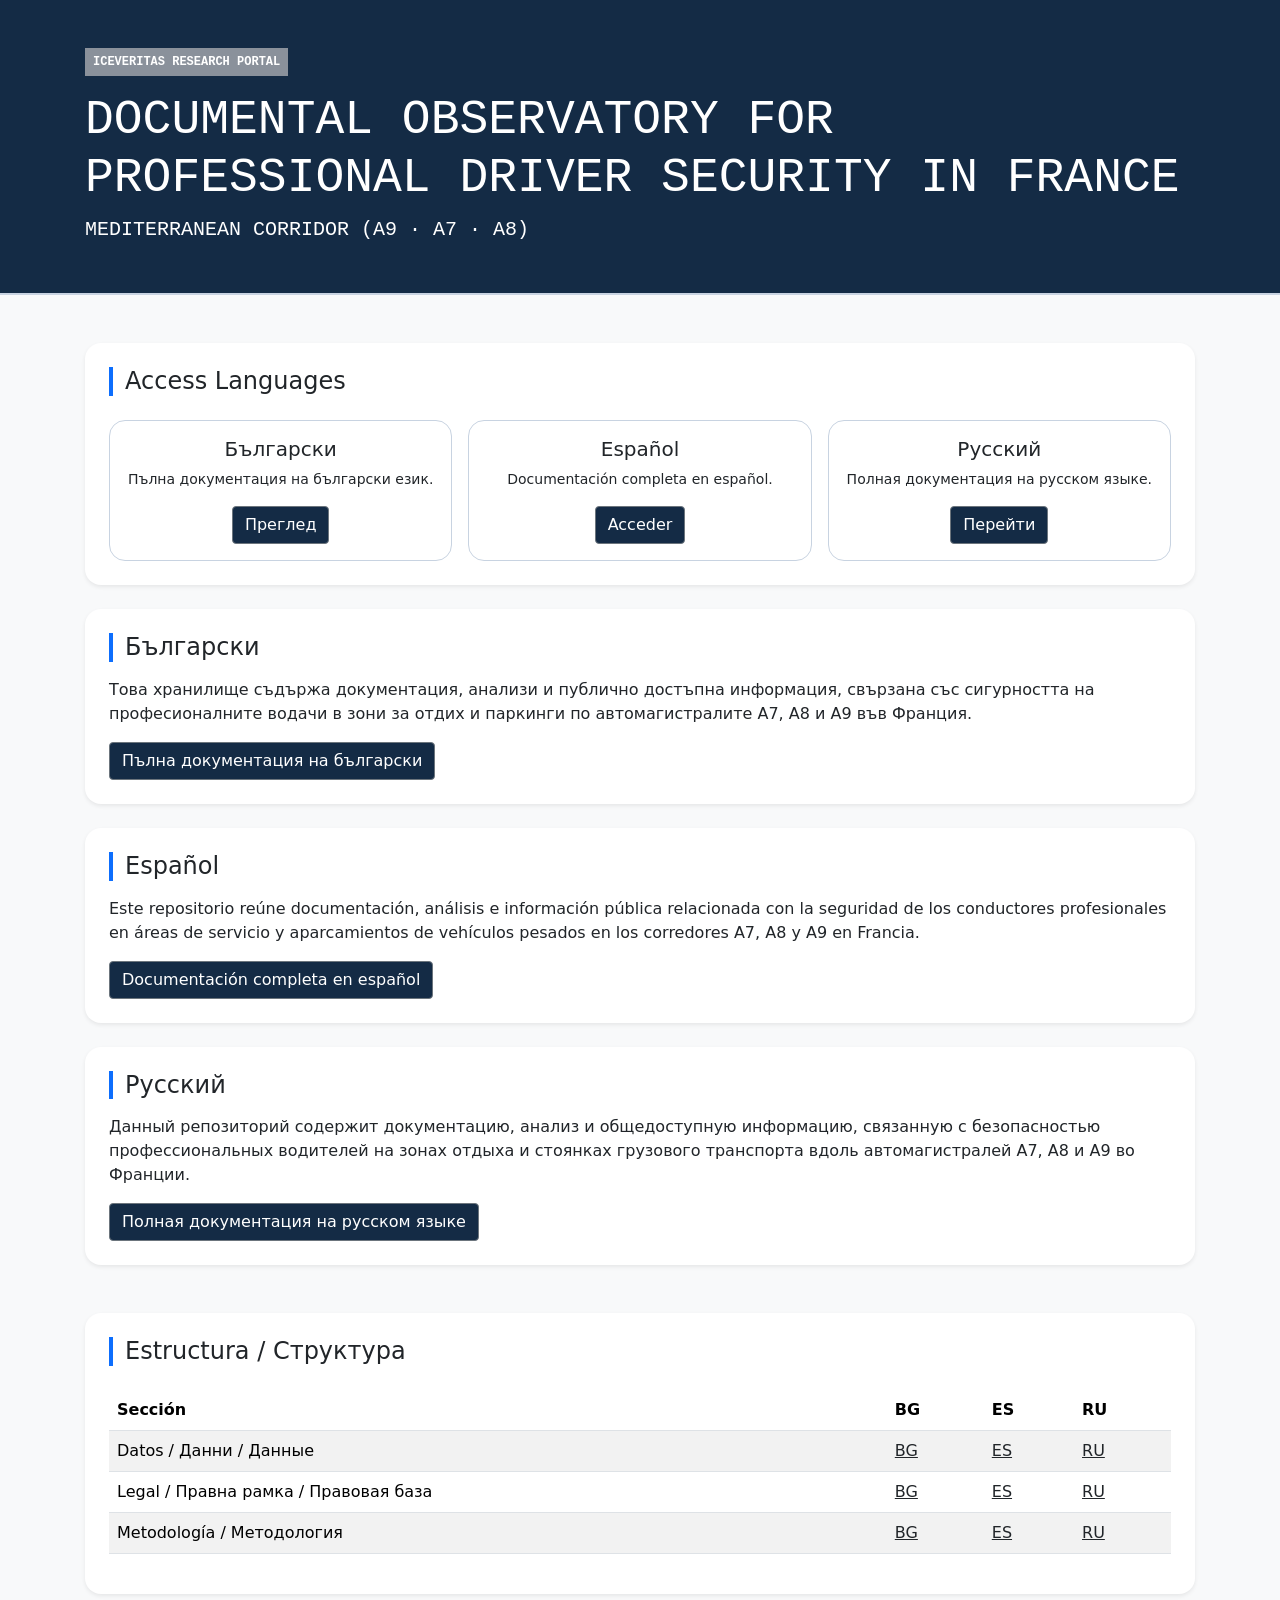
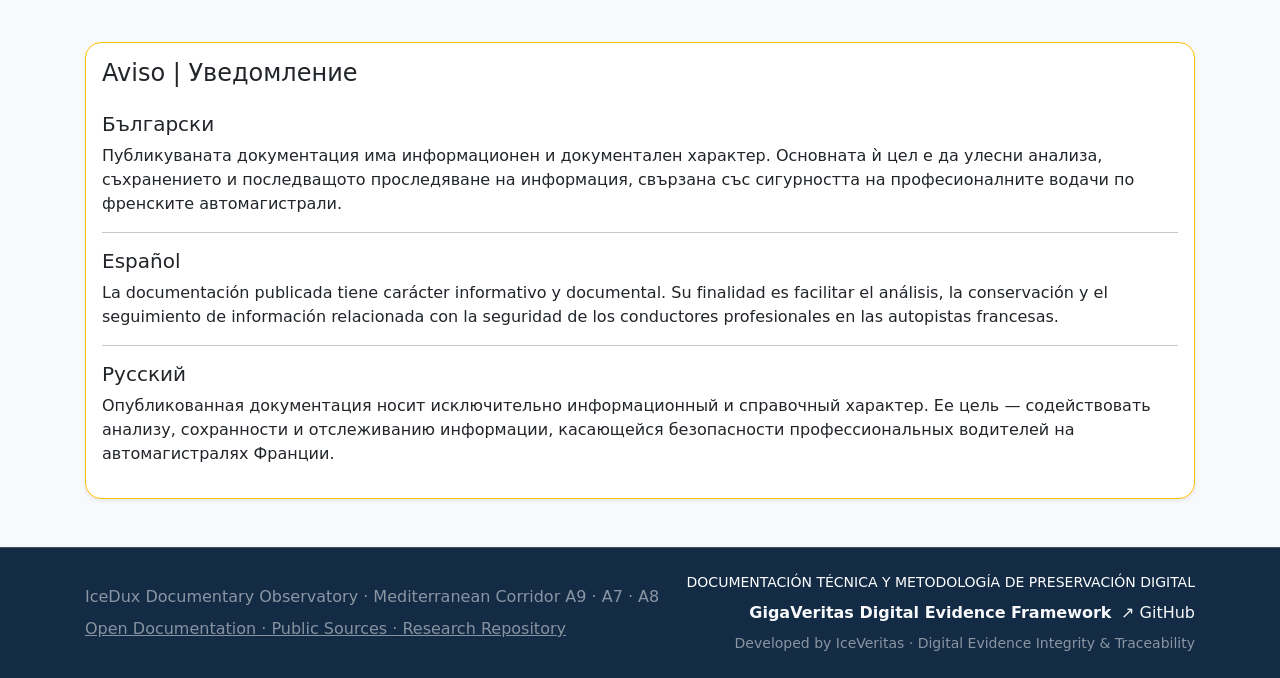
<file: index.html>
<!DOCTYPE html>
<html lang="es">
    <head>
        <meta charset="utf-8">
        <meta name="viewport" content="width=device-width, initial-scale=1">
        <title>
            Observatorio de Seguridad de Conductores Profesionales | Corredor Mediterráneo A9 · A7 · A8
</title>
        <link href="bootstrap/css/bootstrap.css" rel="stylesheet">
        <style>body { background: #f8f9fa; font-family: system-ui,-apple-system,"Segoe UI",Roboto,sans-serif; } .hero-header { background: #142b45; color: #fff; } .language-card { transition: .2s; } .language-card:hover { transform: translateY(-3px); } .section-title { border-left: 4px solid #0d6efd; padding-left: .75rem; } footer { border-top: 1px solid #495057; }</style>
    </head>
    <body>
        <header class="hero-header py-5 mb-5 border-bottom border-primary border-4">
            <div class="container font-monospace text-uppercase">
                <span class="badge bg-primary mb-3 px-2 py-2 rounded-0 text-uppercase">IceVeritas Research Portal</span>
                <h1 class="display-5 font-monospace text-uppercase">
            Documental Observatory for Professional Driver Security in France </h1>
                <p class="lead mb-0">
            Mediterranean Corridor (A9 · A7 · A8) </p>
            </div>
        </header>
        <main class="container mb-5">
            <!-- INTRODUCCIÓN -->
            <div class="card shadow-sm border-0 mb-4">
                <div class="card-body p-4">
                    <h2 class="h4 section-title mb-4">
                Access Languages </h2>
                    <div class="row g-3">
                        <div class="col-md-4">
                            <div class="card language-card h-100 border-primary">
                                <div class="card-body text-center">
                                    <h3 class="h5">
                                Български </h3>
                                    <p class="small text-dark">
                                Пълна документация на български език. </p>
                                    <a href="/BG/" class="btn btn-secondary"> 
                                Преглед </a>
                                </div>
                            </div>
                        </div>
                        <div class="col-md-4">
                            <div class="card language-card h-100 border-primary">
                                <div class="card-body text-center">
                                    <h3 class="h5">
                                Español </h3>
                                    <p class="small text-dark">
                                Documentación completa en español. </p>
                                    <a href="/ES/" class="btn btn-secondary"> 
                                Acceder </a>
                                </div>
                            </div>
                        </div>
                        <div class="col-md-4">
                            <div class="card language-card h-100 border-primary">
                                <div class="card-body text-center">
                                    <h3 class="h5">
                                Русский </h3>
                                    <p class="small text-dark">
                                Полная документация на русском языке. </p>
                                    <a href="/RU/" class="btn btn-secondary"> 
                                Перейти </a>
                                </div>
                            </div>
                        </div>
                    </div>
                </div>
            </div>
            <!-- BG -->
            <div class="card shadow-sm border-0 mb-4">
                <div class="card-body p-4">
                    <h2 class="h4 section-title mb-3">
                Български </h2>
                    <p>
                Това хранилище съдържа документация, анализи и публично достъпна
                информация, свързана със сигурността на професионалните водачи
                в зони за отдих и паркинги по автомагистралите A7, A8 и A9
                във Франция. </p>
                    <a href="/BG/" class="btn btn-secondary text-white"> 
                Пълна документация на български </a>
                </div>
            </div>
            <!-- ES -->
            <div class="card shadow-sm border-0 mb-4">
                <div class="card-body p-4">
                    <h2 class="h4 section-title mb-3">
                Español </h2>
                    <p>
                Este repositorio reúne documentación, análisis e información
                pública relacionada con la seguridad de los conductores
                profesionales en áreas de servicio y aparcamientos de vehículos
                pesados en los corredores A7, A8 y A9 en Francia. </p>
                    <a href="/ES/" class="btn btn-secondary text-white"> 
                Documentación completa en español </a>
                </div>
            </div>
            <!-- RU -->
            <div class="card shadow-sm border-0 mb-5">
                <div class="card-body p-4">
                    <h2 class="h4 section-title mb-3">
                Русский </h2>
                    <p>
                Данный репозиторий содержит документацию, анализ и
                общедоступную информацию, связанную с безопасностью
                профессиональных водителей на зонах отдыха и стоянках
                грузового транспорта вдоль автомагистралей A7, A8 и A9
                во Франции. </p>
                    <a href="/RU/" class="btn btn-secondary text-white"> 
                Полная документация на русском языке </a>
                </div>
            </div>
            <!-- ESTRUCTURA -->
            <div class="card shadow-sm border-0 mb-5">
                <div class="card-body p-4">
                    <h2 class="h4 section-title mb-4">
                Estructura / Структура </h2>
                    <div class="table-responsive">
                        <table class="table table-striped align-middle">
                            <thead>
                                <tr>
                                    <th>Sección</th>
                                    <th>BG</th>
                                    <th>ES</th>
                                    <th>RU</th>
                                </tr>
                            </thead>
                            <tbody>
                                <tr>
                                    <td>Datos / Данни / Данные</td>
                                    <td><a href="/BG/Danni/" class="link-dark">BG</a></td>
                                    <td><a href="/ES/Datos/" class="link-dark">ES</a></td>
                                    <td><a href="/RU/Dannye/" class="link-dark">RU</a></td>
                                </tr>
                                <tr>
                                    <td>Legal / Правна рамка / Правовая база</td>
                                    <td><a href="/BG/Pravo/" class="link-dark">BG</a></td>
                                    <td><a href="/ES/Legal/" class="link-dark">ES</a></td>
                                    <td><a href="/RU/Pravo/" class="link-dark">RU</a></td>
                                </tr>
                                <tr>
                                    <td>Metodología / Методология</td>
                                    <td><a href="/BG/Metodologia/" class="link-dark">BG</a></td>
                                    <td><a href="/ES/Metodologia/" class="link-dark">ES</a></td>
                                    <td><a href="/RU/Metodologia/" class="link-dark">RU</a></td>
                                </tr>
                            </tbody>
                        </table>
                    </div>
                </div>
            </div>
            <!-- AVISOS -->
            <div class="card shadow-sm border-warning mb-4">
                <div class="card-body">
                    <h2 class="h4 mb-4">Aviso | Уведомление </h2>
                    <h5>Български</h5>
                    <p>
                Публикуваната документация има информационен и документален
                характер. Основната ѝ цел е да улесни анализа, съхранението
                и последващото проследяване на информация, свързана със
                сигурността на професионалните водачи по френските
                автомагистрали. </p>
                    <hr>
                    <h5>Español</h5>
                    <p>
                La documentación publicada tiene carácter informativo y
                documental. Su finalidad es facilitar el análisis,
                la conservación y el seguimiento de información relacionada con
                la seguridad de los conductores profesionales en las
                autopistas francesas. </p>
                    <hr>
                    <h5>Русский</h5>
                    <p>
                Опубликованная документация носит исключительно
                информационный и справочный характер. Ее цель —
                содействовать анализу, сохранности и отслеживанию информации,
                касающейся безопасности профессиональных водителей на
                автомагистралях Франции. </p>
                </div>
            </div>
        </main>
        <footer class="bg-dark text-white-50 py-4">
            <div class="container">
                <div class="d-flex flex-column flex-md-row
                    justify-content-between align-items-center
                    gap-4">
                    <!-- Bloque izquierdo: Observatorio -->
                    <div class="text-center text-md-start">
                        <p class="mb-2">
                    IceDux Documentary Observatory ·
                    Mediterranean Corridor A9 · A7 · A8 </p>
                        <a href="https://github.com/IceVeritas/IceVeritas-Data-TIR-FR/" target="_blank" rel="noopener noreferrer" aria-label="IceVeritas Data Repository" class="link-light link-opacity-50-hover
                          link-underline-opacity-50">
                    Open Documentation · Public Sources · Research Repository </a>
                    </div>
                    <!-- Bloque derecho: GigaVeritas -->
                    <div class="text-center text-md-end">
                        <p class="mb-2 small text-uppercase text-white">
                    Documentación técnica y metodología
                    de preservación digital </p>
                        <a href="https://github.com/IceVeritas/GigaVeritas-Digital-Evidence-Framework" target="_blank" rel="noopener noreferrer" class="text-decoration-none" aria-label="Consultar el repositorio GigaVeritas Digital Evidence Framework en GitHub"> <strong class="link-light">
                        GigaVeritas Digital Evidence Framework </strong> <span class="link-light ms-1">
                        ↗ GitHub </span> </a>
                        <p class="small text-white-50 mt-2 mb-0">
                    Developed by IceVeritas ·
                    Digital Evidence Integrity &amp; Traceability </p>
                    </div>
                </div>
            </div>
        </footer>
        <script src="https://cdn.jsdelivr.net/npm/bootstrap@5.3.3/dist/js/bootstrap.bundle.min.js"></script>
    </body>
</html>
</file>
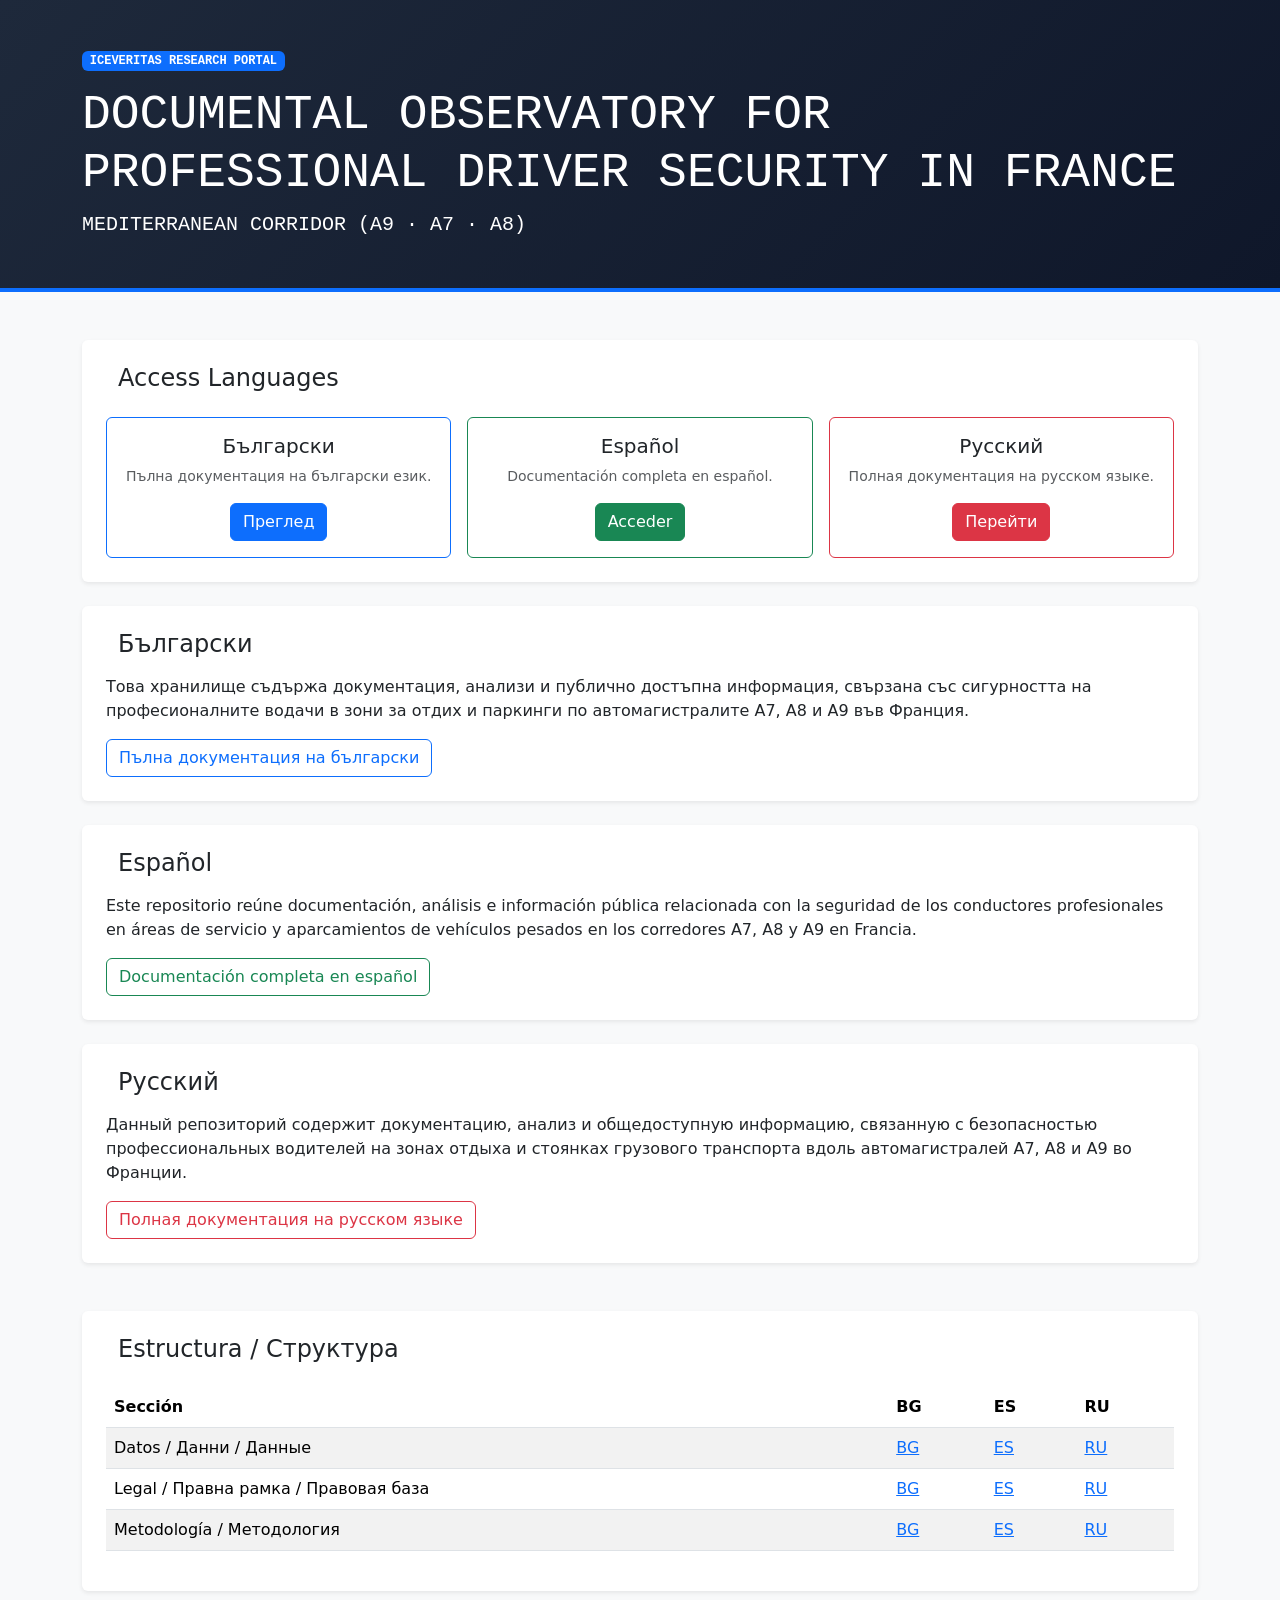
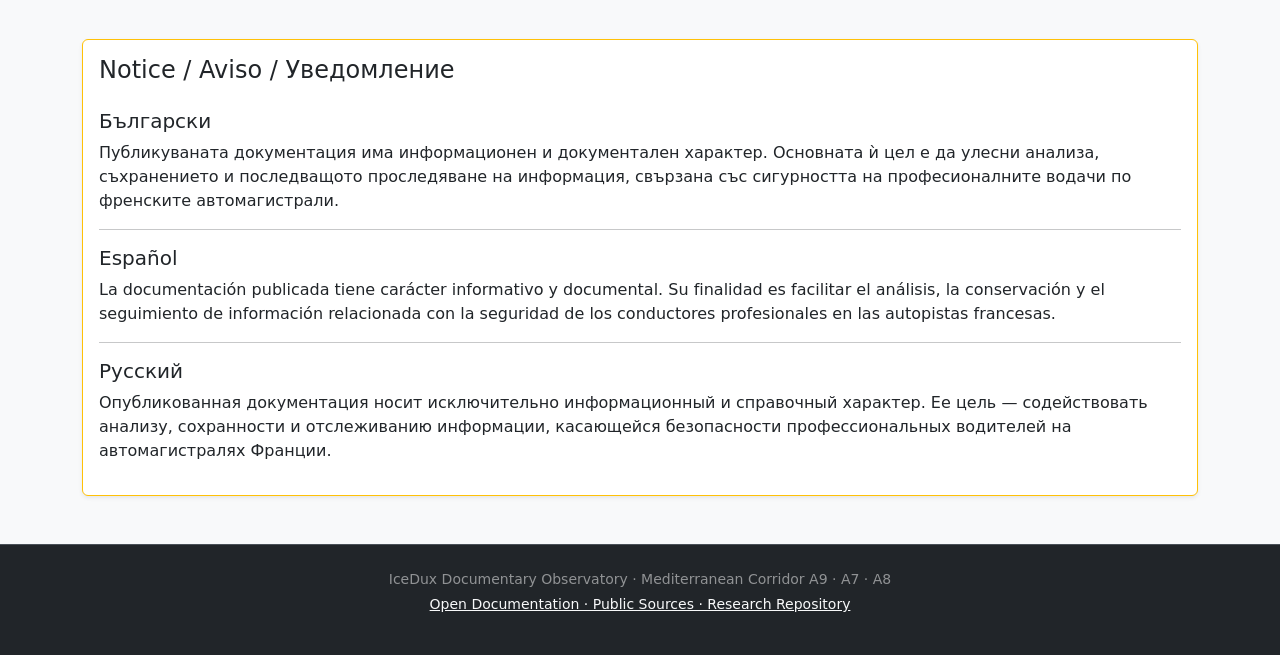
<file: aires-pl-mediterranean-corridor-fr/index.html>
<!DOCTYPE html>
<html lang="es">
    <head>
        <meta charset="utf-8">
        <meta name="viewport" content="width=device-width, initial-scale=1">
        <title>
            Observatorio de Seguridad de Conductores Profesionales | Corredor Mediterráneo A9 · A7 · A8
</title>
        <link href="https://cdn.jsdelivr.net/npm/bootstrap@5.3.0/dist/css/bootstrap.min.css" rel="stylesheet">
        <style>body { background: #f8f9fa; font-family: system-ui,-apple-system,"Segoe UI",Roboto,sans-serif; } .hero-header { background: linear-gradient(135deg,#1e293b 0%,#0f172a 100%); color: #fff; } .language-card { transition: .2s; } .language-card:hover { transform: translateY(-3px); } .section-title { border-left: 4px solid 142b45; padding-left: .75rem; } footer { border-top: 1px solid #495057; }</style>
    </head>
    <body>
        <header class="hero-header py-5 mb-5 border-bottom border-primary border-4">
            <div class="container font-monospace text-uppercase">
                <span class="badge bg-primary font-monospace mb-3 text-uppercase">IceVeritas Research Portal</span>
                <h1 class="display-5 font-monospace text-uppercase">
            Documental Observatory for Professional Driver Security in France </h1>
                <p class="lead mb-0">
            Mediterranean Corridor (A9 · A7 · A8) </p>
            </div>
        </header>
        <main class="container mb-5">
            <!-- INTRODUCCIÓN -->
            <div class="card shadow-sm border-0 mb-4">
                <div class="card-body p-4">
                    <h2 class="h4 section-title mb-4">
                Access Languages </h2>
                    <div class="row g-3">
                        <div class="col-md-4">
                            <div class="card language-card h-100 border-primary">
                                <div class="card-body text-center">
                                    <h3 class="h5">
                                Български </h3>
                                    <p class="small text-muted">
                                Пълна документация на български език. </p>
                                    <a href="/BG/" class="btn btn-primary"> 
                                Преглед </a>
                                </div>
                            </div>
                        </div>
                        <div class="col-md-4">
                            <div class="card language-card h-100 border-success">
                                <div class="card-body text-center">
                                    <h3 class="h5">
                                Español </h3>
                                    <p class="small text-muted">
                                Documentación completa en español. </p>
                                    <a href="/ES/" class="btn btn-success"> 
                                Acceder </a>
                                </div>
                            </div>
                        </div>
                        <div class="col-md-4">
                            <div class="card language-card h-100 border-danger">
                                <div class="card-body text-center">
                                    <h3 class="h5">
                                Русский </h3>
                                    <p class="small text-muted">
                                Полная документация на русском языке. </p>
                                    <a href="/RU/" class="btn btn-danger"> 
                                Перейти </a>
                                </div>
                            </div>
                        </div>
                    </div>
                </div>
            </div>
            <!-- BG -->
            <div class="card shadow-sm border-0 mb-4">
                <div class="card-body p-4">
                    <h2 class="h4 section-title mb-3">
                Български </h2>
                    <p>
                Това хранилище съдържа документация, анализи и публично достъпна
                информация, свързана със сигурността на професионалните водачи
                в зони за отдих и паркинги по автомагистралите A7, A8 и A9
                във Франция. </p>
                    <a href="/BG/" class="btn btn-outline-primary"> 
                Пълна документация на български </a>
                </div>
            </div>
            <!-- ES -->
            <div class="card shadow-sm border-0 mb-4">
                <div class="card-body p-4">
                    <h2 class="h4 section-title mb-3">
                Español </h2>
                    <p>
                Este repositorio reúne documentación, análisis e información
                pública relacionada con la seguridad de los conductores
                profesionales en áreas de servicio y aparcamientos de vehículos
                pesados en los corredores A7, A8 y A9 en Francia. </p>
                    <a href="/ES/" class="btn btn-outline-success"> 
                Documentación completa en español </a>
                </div>
            </div>
            <!-- RU -->
            <div class="card shadow-sm border-0 mb-5">
                <div class="card-body p-4">
                    <h2 class="h4 section-title mb-3">
                Русский </h2>
                    <p>
                Данный репозиторий содержит документацию, анализ и
                общедоступную информацию, связанную с безопасностью
                профессиональных водителей на зонах отдыха и стоянках
                грузового транспорта вдоль автомагистралей A7, A8 и A9
                во Франции. </p>
                    <a href="/RU/" class="btn btn-outline-danger"> 
                Полная документация на русском языке </a>
                </div>
            </div>
            <!-- ESTRUCTURA -->
            <div class="card shadow-sm border-0 mb-5">
                <div class="card-body p-4">
                    <h2 class="h4 section-title mb-4">
                Estructura / Структура </h2>
                    <div class="table-responsive">
                        <table class="table table-striped align-middle">
                            <thead>
                                <tr>
                                    <th>Sección</th>
                                    <th>BG</th>
                                    <th>ES</th>
                                    <th>RU</th>
                                </tr>
                            </thead>
                            <tbody>
                                <tr>
                                    <td>Datos / Данни / Данные</td>
                                    <td><a href="/BG/Danni/">BG</a></td>
                                    <td><a href="/ES/Datos/">ES</a></td>
                                    <td><a href="/RU/Dannye/">RU</a></td>
                                </tr>
                                <tr>
                                    <td>Legal / Правна рамка / Правовая база</td>
                                    <td><a href="/BG/Pravo/">BG</a></td>
                                    <td><a href="/ES/Legal/">ES</a></td>
                                    <td><a href="/RU/Pravo/">RU</a></td>
                                </tr>
                                <tr>
                                    <td>Metodología / Методология</td>
                                    <td><a href="/BG/Metodologia/">BG</a></td>
                                    <td><a href="/ES/Metodologia/">ES</a></td>
                                    <td><a href="/RU/Metodologia/">RU</a></td>
                                </tr>
                            </tbody>
                        </table>
                    </div>
                </div>
            </div>
            <!-- AVISOS -->
            <div class="card shadow-sm border-warning mb-4">
                <div class="card-body">
                    <h2 class="h4 mb-4">
                Notice / Aviso / Уведомление </h2>
                    <h5>Български</h5>
                    <p>
                Публикуваната документация има информационен и документален
                характер. Основната ѝ цел е да улесни анализа, съхранението
                и последващото проследяване на информация, свързана със
                сигурността на професионалните водачи по френските
                автомагистрали. </p>
                    <hr>
                    <h5>Español</h5>
                    <p>
                La documentación publicada tiene carácter informativo y
                documental. Su finalidad es facilitar el análisis,
                la conservación y el seguimiento de información relacionada con
                la seguridad de los conductores profesionales en las
                autopistas francesas. </p>
                    <hr>
                    <h5>Русский</h5>
                    <p>
                Опубликованная документация носит исключительно
                информационный и справочный характер. Ее цель —
                содействовать анализу, сохранности и отслеживанию информации,
                касающейся безопасности профессиональных водителей на
                автомагистралях Франции. </p>
                </div>
            </div>
        </main>
        <footer class="bg-dark text-white-50 py-4">
            <div class="container text-center small">
                <p class="mb-1">
            IceDux Documentary Observatory · Mediterranean Corridor A9 · A7 · A8 </p>
                <p> <a href="https://github.com/IceVeritas/IceVeritas-Data-TIR-FR/" target="_blank" rel="noopener noreferrer" aria-label="IceVeritas Data Repository" class="link-light">
   Open Documentation · Public Sources · Research Repository</a></p>
            </div>
        </footer>
    </body>
</html>
</file>
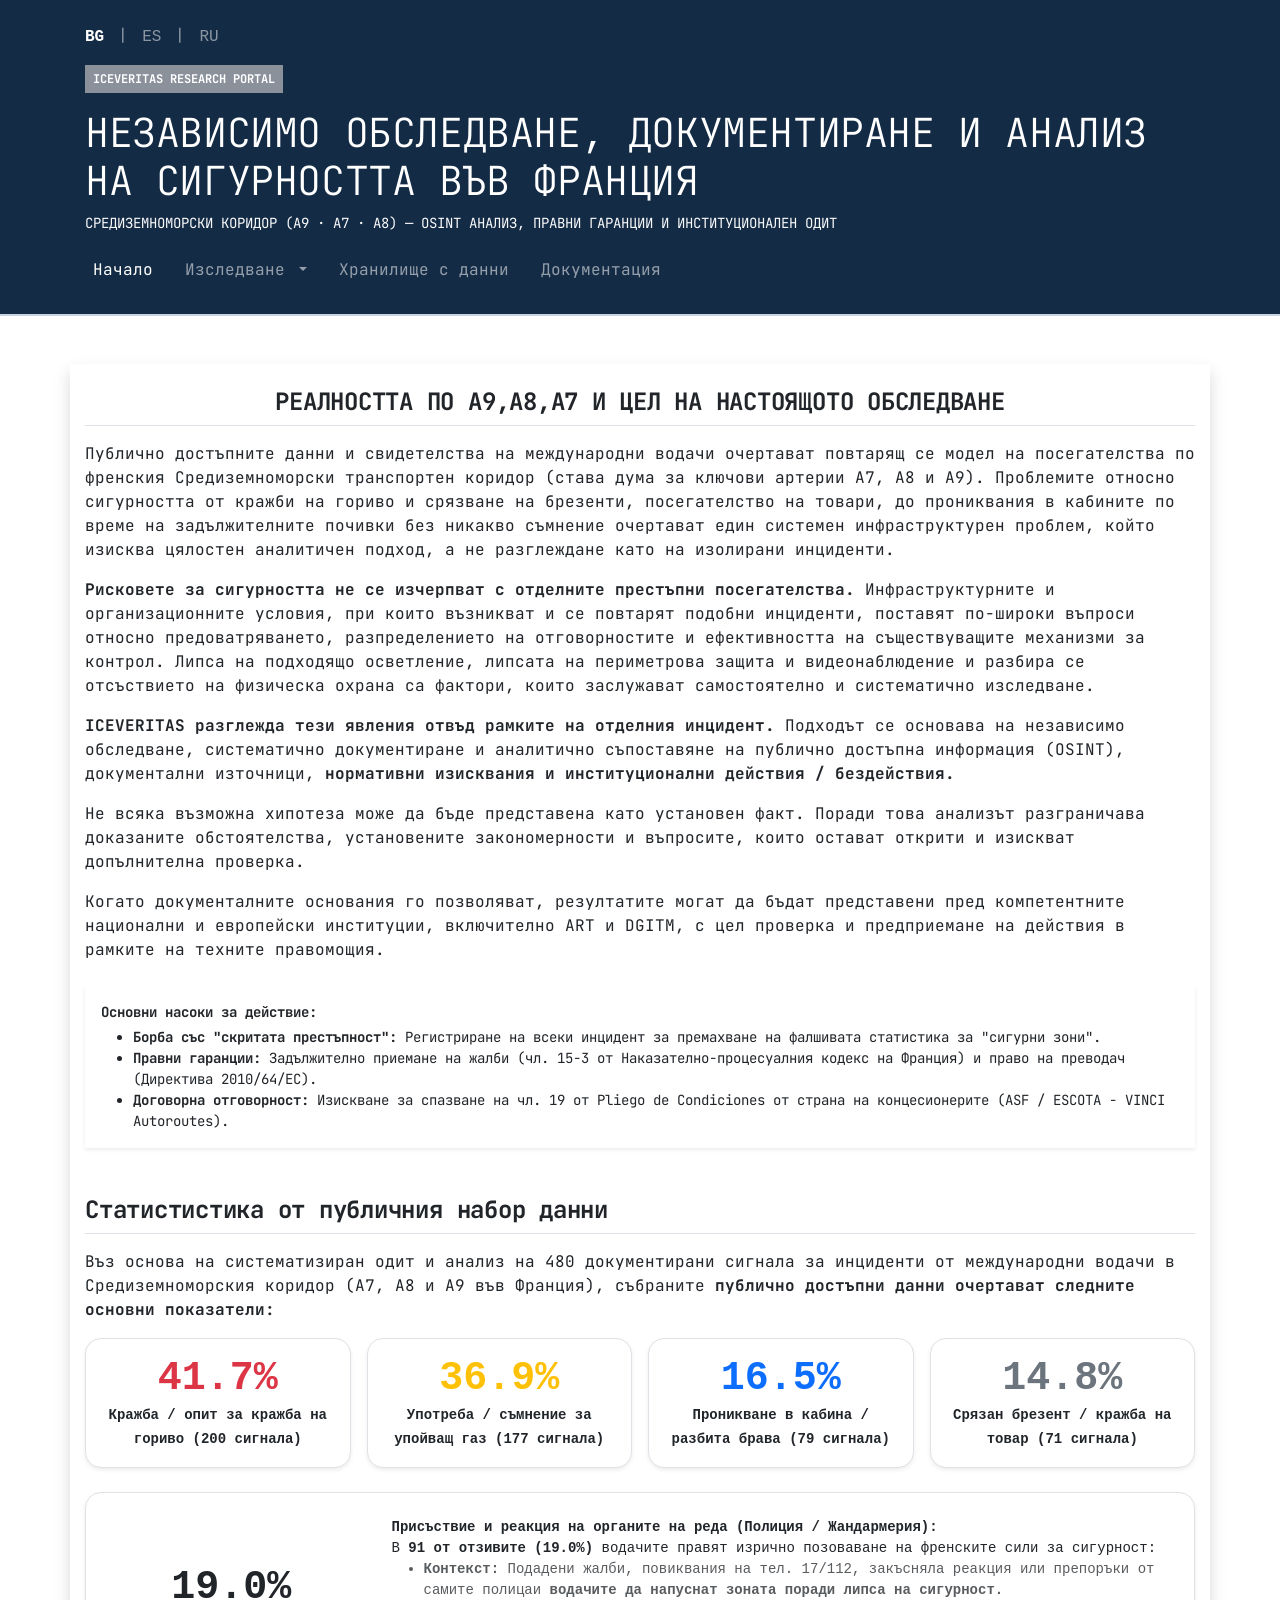
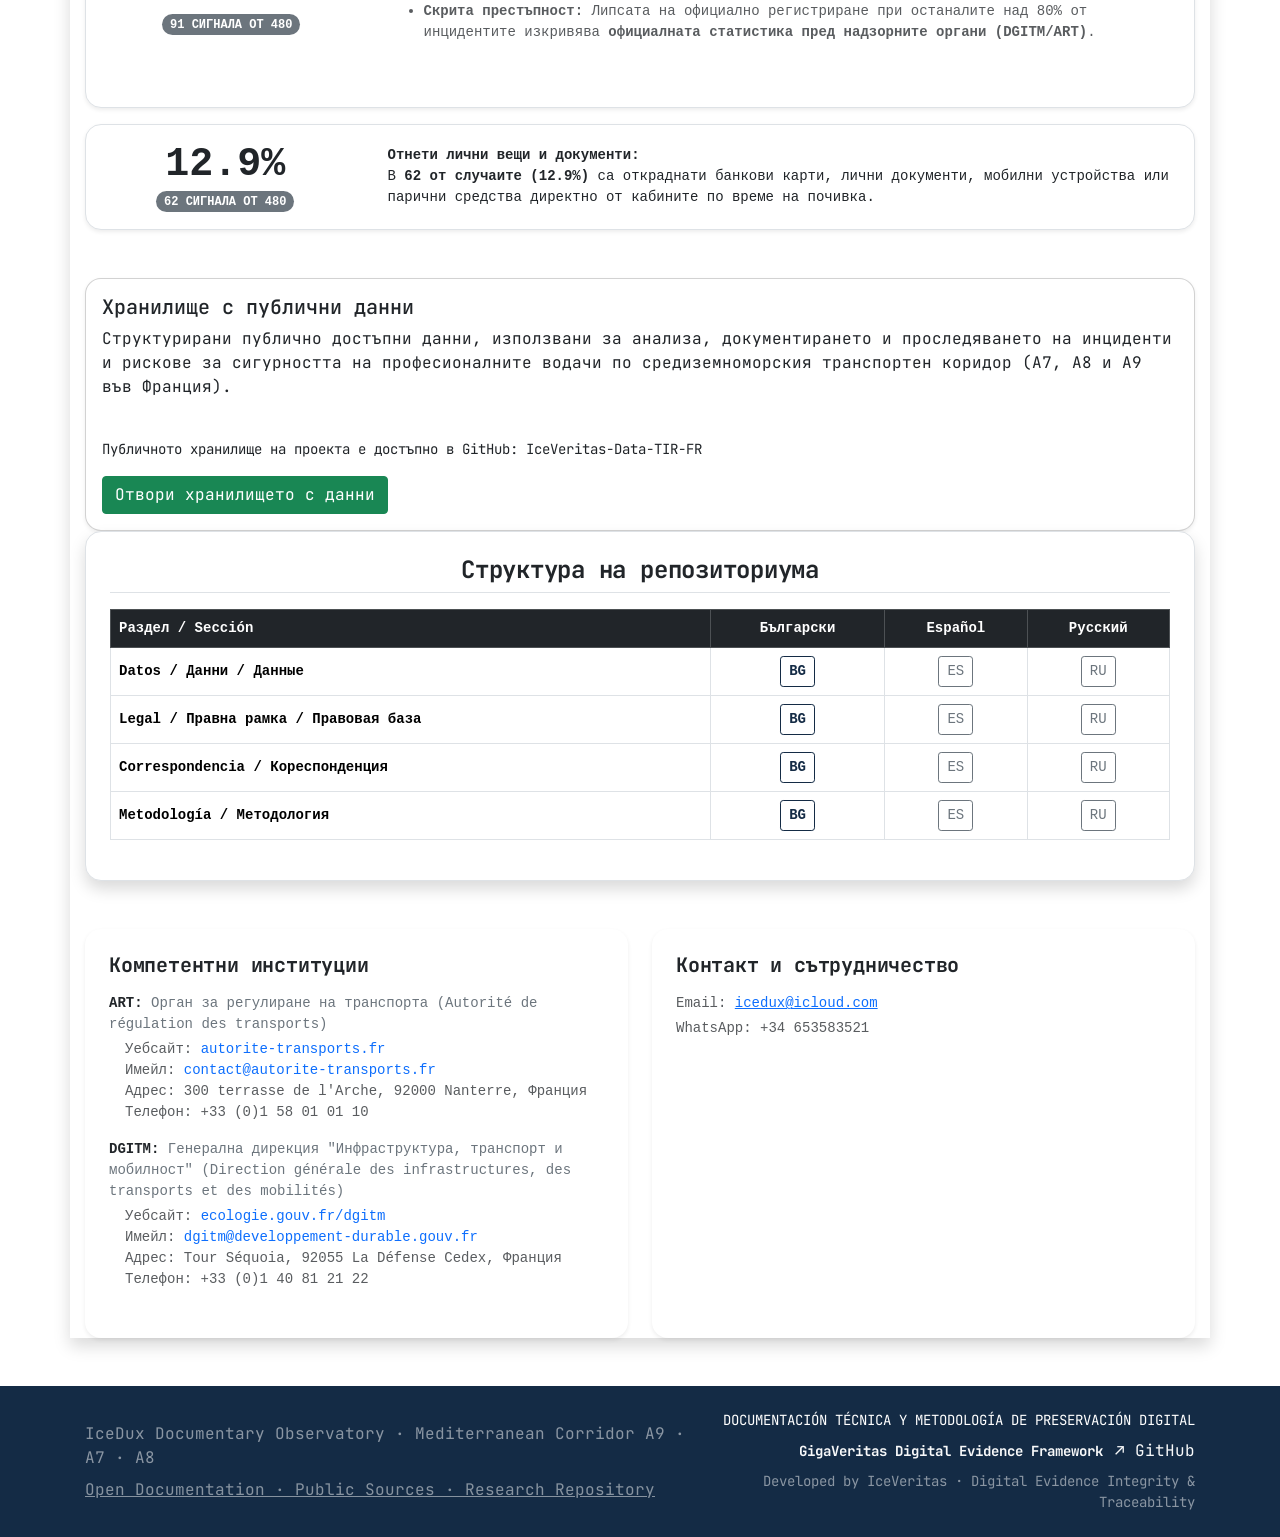
<file: BG/index.html>
<!DOCTYPE html>
<html lang="bg">
    <head>
        <meta charset="utf-8">
        <meta name="viewport" content="width=device-width, initial-scale=1">
        <title>IceVeritas | Независимо обследване, документиране и анализ на сигурността във Франция</title>
        <link href="../bootstrap/css/bootstrap.css" rel="stylesheet">
        <link rel="preconnect" href="https://fonts.googleapis.com">
        <link rel="preconnect" href="https://fonts.gstatic.com" crossorigin>
        <link href="https://fonts.googleapis.com/css2?family=JetBrains+Mono:wght@400;600;700&display=swap" rel="stylesheet">
        <style>body { background-color: #f8f9fa; font-family: 'JetBrains Mono', ui-monospace, SFMono-Regular, Menlo, Consolas, monospace; } .hero-header { background: #142b45; color: #fff; } .card-project { transition: transform 0.2s, shadow 0.2s; border: none; } .card-project:hover { transform: translateY(-3px); box-shadow: 0 0.5rem 1rem rgba(0,0,0,0.15)!important; } .badge-status { font-size: 0.75rem; letter-spacing: 0.5px; } .lang-btn { text-decoration: none !important; color: rgba(255, 255, 255, 0.6); transition: color 0.2s; } .lang-btn:hover, .lang-btn.active { color: #ffffff !important; } h1, h2, h3, .lead { letter-spacing: -0.01em; }</style>
    </head>
    <body class="bg-opacity-25 bg-white">
        <!-- HERO / HEADER PRINCIPAL -->
        <header class="hero-header py-4 mb-5 border-bottom border-primary border-4">
            <div class="container">
                <!-- Selector de idioma -->
                <nav class="lang-selector-bar mb-3" aria-label="Selector de idioma">
                    <a href="BG/" class="lang-btn active" title="Български"> <span class="lang-name font-monospace fw-bold">BG</span> </a>
                    <span class="lang-divider text-white-50 mx-1">|</span>
                    <a href="ES/" class="lang-btn" title="Español"> <span class="lang-name font-monospace text-white-50">ES</span> </a>
                    <span class="lang-divider text-white-50 mx-1">|</span>
                    <a href="RU/" class="lang-btn" title="Русский"> <span class="lang-name font-monospace text-white-50">RU</span> </a>
                </nav>
                <!-- Identidad del proyecto -->
                <div class="row align-items-center">
                    <div class="col-12">
                        <a href="https://icedux.art"> <span class="badge bg-primary mb-3 px-2 py-2 rounded-0 text-uppercase">
                        IceVeritas Research Portal </span> </a>
                        <h1 class="display-6 mb-2 text-uppercase">
                    НЕЗАВИСИМО ОБСЛЕДВАНЕ, ДОКУМЕНТИРАНЕ И АНАЛИЗ НА СИГУРНОСТТА ВЪВ ФРАНЦИЯ </h1>
                        <p class="mb-3 small text-light text-uppercase">
                    Средиземноморски коридор (A9 &middot; A7 &middot; A8)
                    &#8212; OSINT анализ, правни гаранции и институционален одит </p>
                    </div>
                </div>
                <!-- Responsive navigation -->
                <nav class="navbar navbar-expand-lg navbar-dark p-0" aria-label="Основна навигация">
                    <!-- Botón hamburguesa para móviles -->
                    <button class="navbar-toggler rounded-0 border-secondary" type="button" data-bs-toggle="collapse" data-bs-target="#mainNavigation" aria-controls="mainNavigation" aria-expanded="false" aria-label="Отвори менюто">
                        <span class="navbar-toggler-icon"></span>
                        <span class="ms-2 small">МЕНЮ</span>
                    </button>
                    <!-- Elementos del menú -->
                    <div class="collapse navbar-collapse" id="mainNavigation">
                        <ul class="navbar-nav gap-lg-3 mt-3 mt-lg-0">
                            <li class="nav-item">
                                <a class="nav-link active" href="#home" title="Начална страница на проекта IceVeritas">
                            Начало </a>
                            </li>
                            <li class="nav-item dropdown">
                                <a class="nav-link dropdown-toggle" href="#research" id="researchDropdown" role="button" data-bs-toggle="dropdown" aria-expanded="false">
        Изследване </a>
                                <ul class="dropdown-menu rounded-0" aria-labelledby="researchDropdown">
                                    <li>
                                        <a class="dropdown-item" href="https://github.com/IceVeritas/IceVeritas-Data-TIR-FR/tree/main/BG/Metodologiya" title="Методология на изследването">
                Методология </a>
                                    </li>
                                </ul>
                            </li>
                            <li class="nav-item">
                                <a class="nav-link" href="https://github.com/IceVeritas/IceVeritas-Data-TIR-FR/tree/main/BG" title="Публично хранилище с документирани данни и материали по проекта IceVeritas">
                            Хранилище с данни </a>
                            </li>
                            <li class="nav-item">
                                <a class="nav-link" href="#documentation" title="Документация, методология и правни материали">
                            Документация </a>
                            </li>
                        </ul>
                    </div>
                </nav>
            </div>
        </header>
        <main class="bg-white container mb-5 shadow">
            <!-- ВЪВЕДЕНИЕ И КОНТЕКСТ -->
            <section class="mb-5">
                <h2 class="border-bottom fw-bold h4 mb-3 p-4 pb-2 text-center text-dark text-uppercase">Реалността по A9,A8,A7 и цел на настоящото обследване</h2>
                <p>Публично достъпните данни и свидетелства на международни водачи очертават повтарящ се модел на посегателства по френския Средиземноморски транспортен коридор (става дума за ключови артерии A7, A8 и A9). Проблемите относно сигурността от кражби на гориво и срязване на брезенти, посегателство на товари, до прониквания в кабините по време на задължителните почивки без никакво съмнение очертават един системен инфраструктурен проблем, който изисква цялостен аналитичен подход, а не разглеждане като на изолирани инциденти.</p>
                <p><strong>Рисковете за сигурността не се изчерпват с отделните престъпни посегателства.</strong> Инфраструктурните и организационните условия, при които възникват и се повтарят подобни инциденти, поставят по-широки въпроси относно предоватряването, разпределението на отговорностите и ефективността на съществуващите механизми за контрол. Липса на подходящо осветление, липсата на периметрова защита и видеонаблюдение и разбира се отсъствието на физическа охрана са фактори, които заслужават самостоятелно и систематично изследване.</p>
                <p><strong>ICEVERITAS разглежда тези явления отвъд рамките на отделния инцидент.</strong> Подходът се основава на независимо обследване, систематично документиране и аналитично съпоставяне на публично достъпна информация (OSINT), документални източници, <strong>нормативни изисквания и институционални действия / бездействия.</strong></p>
                <p>
                    Не всяка възможна хипотеза може да бъде представена като установен факт. Поради това анализът разграничава доказаните обстоятелства, установените закономерности и въпросите, които остават открити и изискват допълнителна проверка.</p>
                <p>
                    Когато документалните основания го позволяват, резултатите могат да бъдат представени пред компетентните национални и европейски институции, включително ART и DGITM, с цел проверка и предприемане на действия в рамките на техните правомощия.</p>
                <div class="bg-white my-4 p-3 shadow-sm small">
                    <p class="mb-1 text-dark"><strong>Основни насоки за действие:</strong></p>
                    <ul class="mb-0 text-secondary">
                        <li class="text-dark">
                            <strong>Борба със "скритата престъпност":</strong> Регистриране на всеки инцидент за премахване на фалшивата статистика за "сигурни зони".
                        </li>
                        <li class="text-dark">
                            <strong>Правни гаранции:</strong> Задължително приемане на жалби (чл. 15-3 от Наказателно-процесуалния кодекс на Франция) и право на преводач (Директива 2010/64/ЕС).
                        </li>
                        <li class="text-dark">
                            <strong>Договорна отговорност:</strong> Изискване за спазване на чл. 19 от Pliego de Condiciones от страна на концесионерите (ASF / ESCOTA - VINCI Autoroutes).
                        </li>
                    </ul>
                </div>
            </section>
            <!-- СТАТИСТИЧЕСКИ ДАННИ С ПЪЛНО ВЪВЕДЕНИЕ -->
            <section class="mb-5">
                <h2 class="h4 fw-bold text-dark border-bottom pb-2 mb-3">Статистистика от публичния набор данни</h2>
                <!-- Текст като въведение -->
                <p class="text-dark">Въз основа на систематизиран одит и анализ на 480 документирани сигнала за инциденти от международни водачи в Средиземноморския коридор (A7, A8 и A9 във Франция), събраните <b>публично достъпни данни очертават следните основни показатели:</b></p>
                <!-- Четири основни показателя (Блокове) -->
                <div class="row g-3 font-monospace text-center mb-4">
                    <div class="col-md-3">
                        <div class="p-3 bg-white border rounded shadow-sm">
                            <span class="display-6 fw-bold text-danger d-block">41.7%</span>
                            <span class="small text-dark fw-semibold">Кражба / опит за кражба на гориво (200 сигнала)</span>
                        </div>
                    </div>
                    <div class="col-md-3">
                        <div class="p-3 bg-white border rounded shadow-sm">
                            <span class="display-6 fw-bold text-warning d-block">36.9%</span>
                            <span class="small text-dark fw-semibold">Употреба / съмнение за упойващ газ (177 сигнала)</span>
                        </div>
                    </div>
                    <div class="col-md-3">
                        <div class="p-3 bg-white border rounded shadow-sm">
                            <span class="display-6 fw-bold text-primary d-block">16.5%</span>
                            <span class="small text-dark fw-semibold">Проникване в кабина / разбита брава (79 сигнала)</span>
                        </div>
                    </div>
                    <div class="col-md-3">
                        <div class="p-3 bg-white border rounded shadow-sm">
                            <span class="display-6 fw-bold text-secondary d-block">14.8%</span>
                            <span class="small text-dark fw-semibold">Срязан брезент / кражба на товар (71 сигнала)</span>
                        </div>
                    </div>
                </div>
                <!-- Блок: Намеса и реакция на Полицията / Жандармерията -->
                <div class="p-4 bg-white border rounded shadow-sm font-monospace mb-3">
                    <div class="row align-items-center">
                        <div class="col-md-3 text-center mb-3 mb-md-0">
                            <span class="d-block display-6 fw-bold text-dark">19.0%</span>
                            <span class="badge bg-secondary text-uppercase">91 сигнала от 480</span>
                        </div>
                        <div class="col-md-9 border-start-md ps-md-4">
                            <p class="small text-dark mb-0"> <strong>Присъствие и реакция на органите на реда (Полиция / Жандармерия):</strong><br>
                    В <strong>91 от отзивите (19.0%)</strong> водачите правят изрично позоваване на френските сили за сигурност:</p>
                            <ul class="small text-muted mb-0">
                                <li>
                                    <strong>Контекст:</strong> Подадени жалби, повиквания на тел. 17/112, закъсняла реакция или препоръки от самите полицаи <span class="fw-bold">водачите да напуснат зоната поради липса на сигурност.</span>
                                </li>
                                <li>
                                    <strong>Скрита престъпност:</strong> Липсата на официално регистриране при останалите над 80% от инцидентите изкривява <b>официалната статистика пред надзорните органи (DGITM/ART)</b>.
                                </li>
                            </ul>
                            <br>
                            <p></p>
                        </div>
                    </div>
                </div>
                <!-- Блок: Лични вещи и документи -->
                <div class="p-3 bg-white border rounded shadow-sm font-monospace">
                    <div class="row align-items-center">
                        <div class="col-md-3 mb-3 mb-md-0 text-center">
                            <span class="display-6 fw-bold text-dark d-block">12.9%</span>
                            <span class="badge bg-secondary text-uppercase">62 сигнала от 480</span>
                        </div>
                        <div class="col-md-9 border-start-md ps-md-4">
                            <p class="small text-dark mb-0"> <strong>Отнети лични вещи и документи:</strong><br>
                    В <strong>62 от случаите (12.9%)</strong> са откраднати банкови карти, лични документи, мобилни устройства или парични средства директно от кабините по време на почивка. </p>
                        </div>
                    </div>
                </div>
            </section>
            <div class="col-md-9 border-start-md ps-md-4">
                <ul class="small text-muted mb-0">
</ul>
            </div>
            <div class="card shadow-sm">
                <div class="card-body">
                    <h5 class="card-title">Хранилище с публични данни</h5>
                    <p class="card-text">Структурирани публично достъпни данни, използвани за анализа, документирането и проследяването на инциденти и рискове за сигурността на професионалните водачи по средиземноморския транспортен коридор (A7, A8 и A9 във Франция).</p>
                    <br>
                    <p class="small">Публичното хранилище на проекта е достъпно в GitHub: IceVeritas-Data-TIR-FR</p>
                    <a href="https://github.com/IceVeritas/IceVeritas-Data-TIR-FR/tree/main/BG" class="btn btn-success">
            Отвори хранилището с данни </a>
                </div>
            </div>
            </div>
            </div>
            </section>
            </section>
            <!-- СТРУКТУРА НА ДОКУМЕНТАЦИЯТА -->
            <section class="border card mb-5 p-4 rounded shadow">
                <h2 class="border-bottom fw-bold h4 mb-3 pb-2 text-center text-dark">Структура на репозиториума</h2>
                <div class="table-responsive">
                    <table class="table table-bordered align-middle font-monospace small">
                        <thead class="table-dark">
                            <tr>
                                <th>Раздел / Sección</th>
                                <th class="text-center">Български</th>
                                <th class="text-center">Español</th>
                                <th class="text-center">Русский</th>
                            </tr>
                        </thead>
                        <tbody>
                            <tr>
                                <td><strong>Datos / Данни / Данные</strong></td>
                                <td class="text-center"><a href="https://github.com/IceVeritas/IceVeritas-Data-TIR-FR/tree/main/BG" class="btn btn-sm btn-outline-primary fw-bold" target="_blank">BG</a></td>
                                <td class="text-center"><a href="/ES/Datos/" class="btn btn-sm btn-outline-secondary">ES</a></td>
                                <td class="text-center"><a href="/RU/Dannye/" class="btn btn-sm btn-outline-secondary">RU</a></td>
                            </tr>
                            <tr>
                                <td><strong>Legal / Правна рамка / Правовая база</strong></td>
                                <td class="text-center"><a href="Pravo/" class="btn btn-sm btn-outline-primary fw-bold">BG</a></td>
                                <td class="text-center"><a href="ES/Legal/" class="btn btn-sm btn-outline-secondary">ES</a></td>
                                <td class="text-center"><a href="RU/Legal/" class="btn btn-sm btn-outline-secondary">RU</a></td>
                            </tr>
                            <tr>
                                <td><strong>Correspondencia / Кореспонденция</strong></td>
                                <td class="text-center"><a href="/BGCorrespondencia/" class="btn btn-sm btn-outline-primary fw-bold">BG</a></td>
                                <td class="text-center"><a href="/ES/Correspondencia/" class="btn btn-sm btn-outline-secondary">ES</a></td>
                                <td class="text-center"><a href="/RU/Correspondencia/" class="btn btn-sm btn-outline-secondary">RU</a></td>
                            </tr>
                            <tr>
                                <td><strong>Metodología / Методология</strong></td>
                                <td class="text-center"><a href="/BG/Metodologia/" class="btn btn-sm btn-outline-primary fw-bold">BG</a></td>
                                <td class="text-center"><a href="/ES/Metodologia/" class="btn btn-sm btn-outline-secondary">ES</a></td>
                                <td class="text-center"><a href="/RU/Metodologia/" class="btn btn-sm btn-outline-secondary">RU</a></td>
                            </tr>
                        </tbody>
                    </table>
                </div>
            </section>
            <!-- КОНТАКТИ И ПОДКРЕПА -->
            <section class="g-4 mb-5 row">
                <div class="col-md-6">
                    <div class="card h-100 shadow-sm p-4 border-0 bg-white">
                        <h3 class="h5 fw-bold text-dark mb-3">Компетентни институции</h3>
                        <ul class="list-unstyled small text-secondary font-monospace">
                            <li class="mb-3">
                                <strong class="text-dark">ART:</strong> Орган за регулиране на транспорта (Autorité de régulation des transports)
                                <div class="ms-3 mt-1 text-muted">
                                    <div>Уебсайт: <a href="https://www.autorite-transports.fr" target="_blank" class="text-primary text-decoration-none">autorite-transports.fr</a>
                                    </div>
                                    <div>Имейл: <a href="mailto:contact@autorite-transports.fr" class="text-primary text-decoration-none">contact@autorite-transports.fr</a>
                                    </div>
                                    <div>Адрес: 300 terrasse de l&apos;Arche, 92000 Nanterre, Франция</div>
                                    <div>Телефон: +33 (0)1 58 01 01 10</div>
                                </div>
                            </li>
                            <li class="mb-2">
                                <strong class="text-dark">DGITM:</strong> Генерална дирекция "Инфраструктура, транспорт и мобилност" (Direction générale des infrastructures, des transports et des mobilités)
                                <div class="ms-3 mt-1 text-muted">
                                    <div>Уебсайт: <a href="https://www.ecologie.gouv.fr/dgitm" target="_blank" class="text-primary text-decoration-none">ecologie.gouv.fr/dgitm</a>
                                    </div>
                                    <div>Имейл: <a href="mailto:dgitm@developpement-durable.gouv.fr" class="text-primary text-decoration-none">dgitm@developpement-durable.gouv.fr</a>
                                    </div>
                                    <div>Адрес: Tour Séquoia, 92055 La Défense Cedex, Франция</div>
                                    <div>Телефон: +33 (0)1 40 81 21 22</div>
                                </div>
                            </li>
                        </ul>
                    </div>
                </div>
                <div class="col-md-6">
                    <div class="bg-white border-0 card h-100 p-4 shadow-sm">
                        <h3 class="h5 fw-bold text-dark mb-3">Контакт и сътрудничество</h3>
                        <p class="small text-muted font-monospace mb-1">Email: <a href="mailto:icedux@icloud.com"><span>icedux@icloud.com</span></a></p>
                        <p class="small text-muted font-monospace mb-0">WhatsApp: +34 653583521</p>
                    </div>
                </div>
            </section>
        </main>
        <!-- FOOTER INSTITUCIONAL -->
        <footer class="bg-dark text-white-50 py-4">
            <div class="container">
                <div class="d-flex flex-column flex-md-row
                    justify-content-between align-items-center
                    gap-4">
                    <!-- Bloque izquierdo: Observatorio -->
                    <div class="text-center text-md-start">
                        <p class="mb-2">
                    IceDux Documentary Observatory ·
                    Mediterranean Corridor A9 · A7 · A8 </p>
                        <a href="https://github.com/IceVeritas/IceVeritas-Data-TIR-FR/" target="_blank" rel="noopener noreferrer" aria-label="IceVeritas Data Repository" class="link-light link-opacity-50-hover
                          link-underline-opacity-50">
                    Open Documentation · Public Sources · Research Repository </a>
                    </div>
                    <!-- Bloque derecho: GigaVeritas -->
                    <div class="text-center text-md-end">
                        <p class="mb-2 small text-uppercase text-white">
                    Documentación técnica y metodología
                    de preservación digital </p>
                        <a href="https://github.com/IceVeritas/GigaVeritas-Digital-Evidence-Framework" target="_blank" rel="noopener noreferrer" class="text-decoration-none" aria-label="Consultar el repositorio GigaVeritas Digital Evidence Framework en GitHub"> <strong class="link-light small">
                        GigaVeritas Digital Evidence Framework </strong> <span class="link-light ms-1">
                        ↗ GitHub </span> </a>
                        <p class="small text-white-50 mt-2 mb-0">
                    Developed by IceVeritas ·
                    Digital Evidence Integrity &amp; Traceability </p>
                    </div>
                </div>
            </div>
        </footer>
    </body>
</html>
</file>
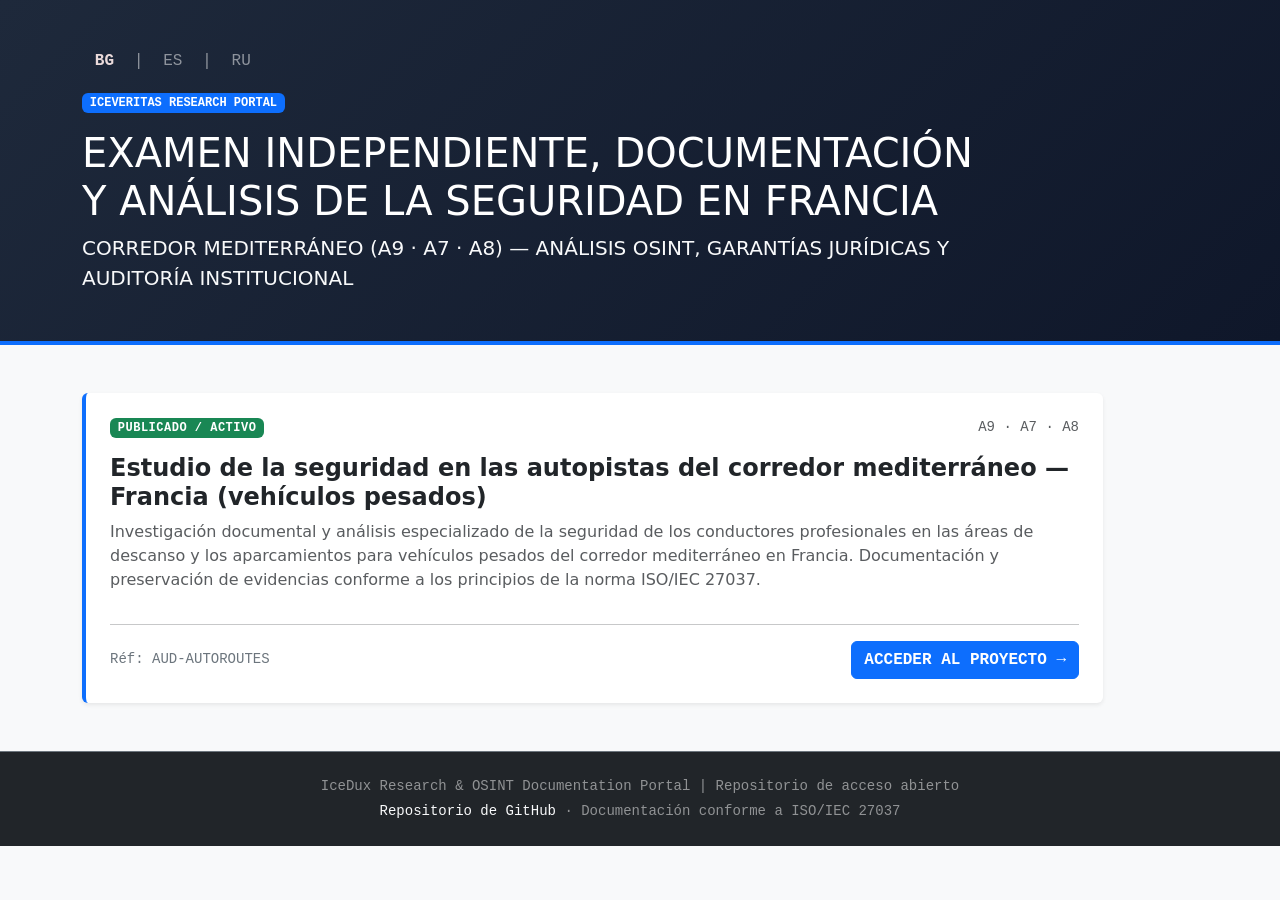
<file: ES/index.html>
<!DOCTYPE html>
<html lang="es">
    <head>
        <meta charset="utf-8">
        <meta name="viewport" content="width=device-width, initial-scale=1">
        <title>IceVeritas | Portal de examen independiente, documentación y análisis</title>
        <link href="https://cdn.jsdelivr.net/npm/bootstrap@5.3.0/dist/css/bootstrap.min.css" rel="stylesheet">
        <style>body { background-color: #f8f9fa; font-family: system-ui, -apple-system, "Segoe UI", Roboto, sans-serif; } .hero-header { background: linear-gradient(135deg, #1e293b 0%, #0f172a 100%); color: #fff; } .card-project { transition: transform 0.2s, shadow 0.2s; border: none; } .card-project:hover { transform: translateY(-3px); box-shadow: 0 0.5rem 1rem rgba(0,0,0,0.15)!important; } .badge-status { font-size: 0.75rem; letter-spacing: 0.5px; } .lang-btn { color: #eadada; text-decoration: none; padding: .4rem .8rem; border-radius: .375rem; transition: all .2s ease; } .lang-btn:hover { color: #f8f9fa; }</style>
    </head>
    <body>
        <!-- CABECERA PRINCIPAL -->
        <header class="hero-header py-5 mb-5 border-bottom border-primary border-4">
            <div class="container">
                <!-- Selector horizontal de idioma -->
                <nav class="lang-selector-bar mb-3" aria-label="Selector de idioma">
                    <a href="./BG/" class="lang-btn" title="Búlgaro"> <span class="lang-name font-monospace fw-bold">BG</span> </a>
                    <span class="lang-divider text-white-50 mx-1">|</span>
                    <a href="./ES/" class="lang-btn active" title="Español"> <span class="lang-name font-monospace text-white-50">ES</span> </a>
                    <span class="lang-divider text-white-50 mx-1">|</span>
                    <a href="./RU/" class="lang-btn" title="Русский"> <span class="lang-name font-monospace text-white-50">RU</span> </a>
                </nav>
                <div class="row align-items-center">
                    <div class="col-lg-10">
                        <span class="badge bg-primary font-monospace mb-3 text-uppercase">IceVeritas Research Portal</span>
                        <h1 class="display-6 mb-2 text-uppercase">EXAMEN INDEPENDIENTE, DOCUMENTACIÓN Y ANÁLISIS DE LA SEGURIDAD EN FRANCIA</h1>
                        <p class="lead text-light mb-0 text-uppercase">CORREDOR MEDITERRÁNEO (A9 &middot; A7 &middot; A8) &#8212; ANÁLISIS OSINT, GARANTÍAS JURÍDICAS Y AUDITORÍA INSTITUCIONAL</p>
                    </div>
                </div>
            </div>
        </header>
        <main class="container mb-5">
            <div class="row g-4">
                <!-- PROYECTO 1: CORREDOR MEDITERRÁNEO (ACTIVO) -->
                <div class="col-md-11">
                    <div class="card h-100 shadow-sm card-project border-start border-4 border-primary">
                        <div class="card-body d-flex flex-column p-4">
                            <div class="d-flex justify-content-between align-items-center mb-3">
                                <span class="badge bg-success text-uppercase font-monospace badge-status">PUBLICADO / ACTIVO</span>
                                <small class="text-muted font-monospace">A9 · A7 · A8</small>
                            </div>
                            <h2 class="h4 fw-bold text-dark mb-2">Estudio de la seguridad en las autopistas del corredor mediterráneo — Francia (vehículos pesados)</h2>
                            <p class="text-muted flex-grow-1">
                            Investigación documental y análisis especializado de la seguridad de los conductores profesionales en las áreas de descanso y los aparcamientos para vehículos pesados del corredor mediterráneo en Francia. Documentación y preservación de evidencias conforme a los principios de la norma ISO/IEC 27037. </p>
                            <hr class="my-3">
                            <div class="d-flex justify-content-between align-items-center">
                                <span class="small font-monospace text-secondary">Réf: AUD-AUTOROUTES</span>
                                <a href="./aires-pl-mediterranean-corridor-fr/" class="btn btn-primary font-monospace fw-bold"> 
                                ACCEDER AL PROYECTO &rarr; </a>
                            </div>
                        </div>
                    </div>
                </div>
                <!-- PROYECTO 2: GOBERNANZA DIGITAL Y MODERACIÓN (EN PREPARACIÓN) -->
            </div>
        </main>
        <!-- PIE DE PÁGINA INSTITUCIONAL -->
        <footer class="bg-dark text-white-50 py-4 mt-auto border-top border-secondary">
            <div class="container text-center font-monospace small">
                <p class="mb-1">IceDux Research & OSINT Documentation Portal | Repositorio de acceso abierto</p>
                <p class="mb-0"><a href="https://github.com/" class="text-light text-decoration-none" target="_blank">Repositorio de GitHub</a> · Documentación conforme a ISO/IEC 27037</p>
            </div>
        </footer>
    </body>
</html>
</file>
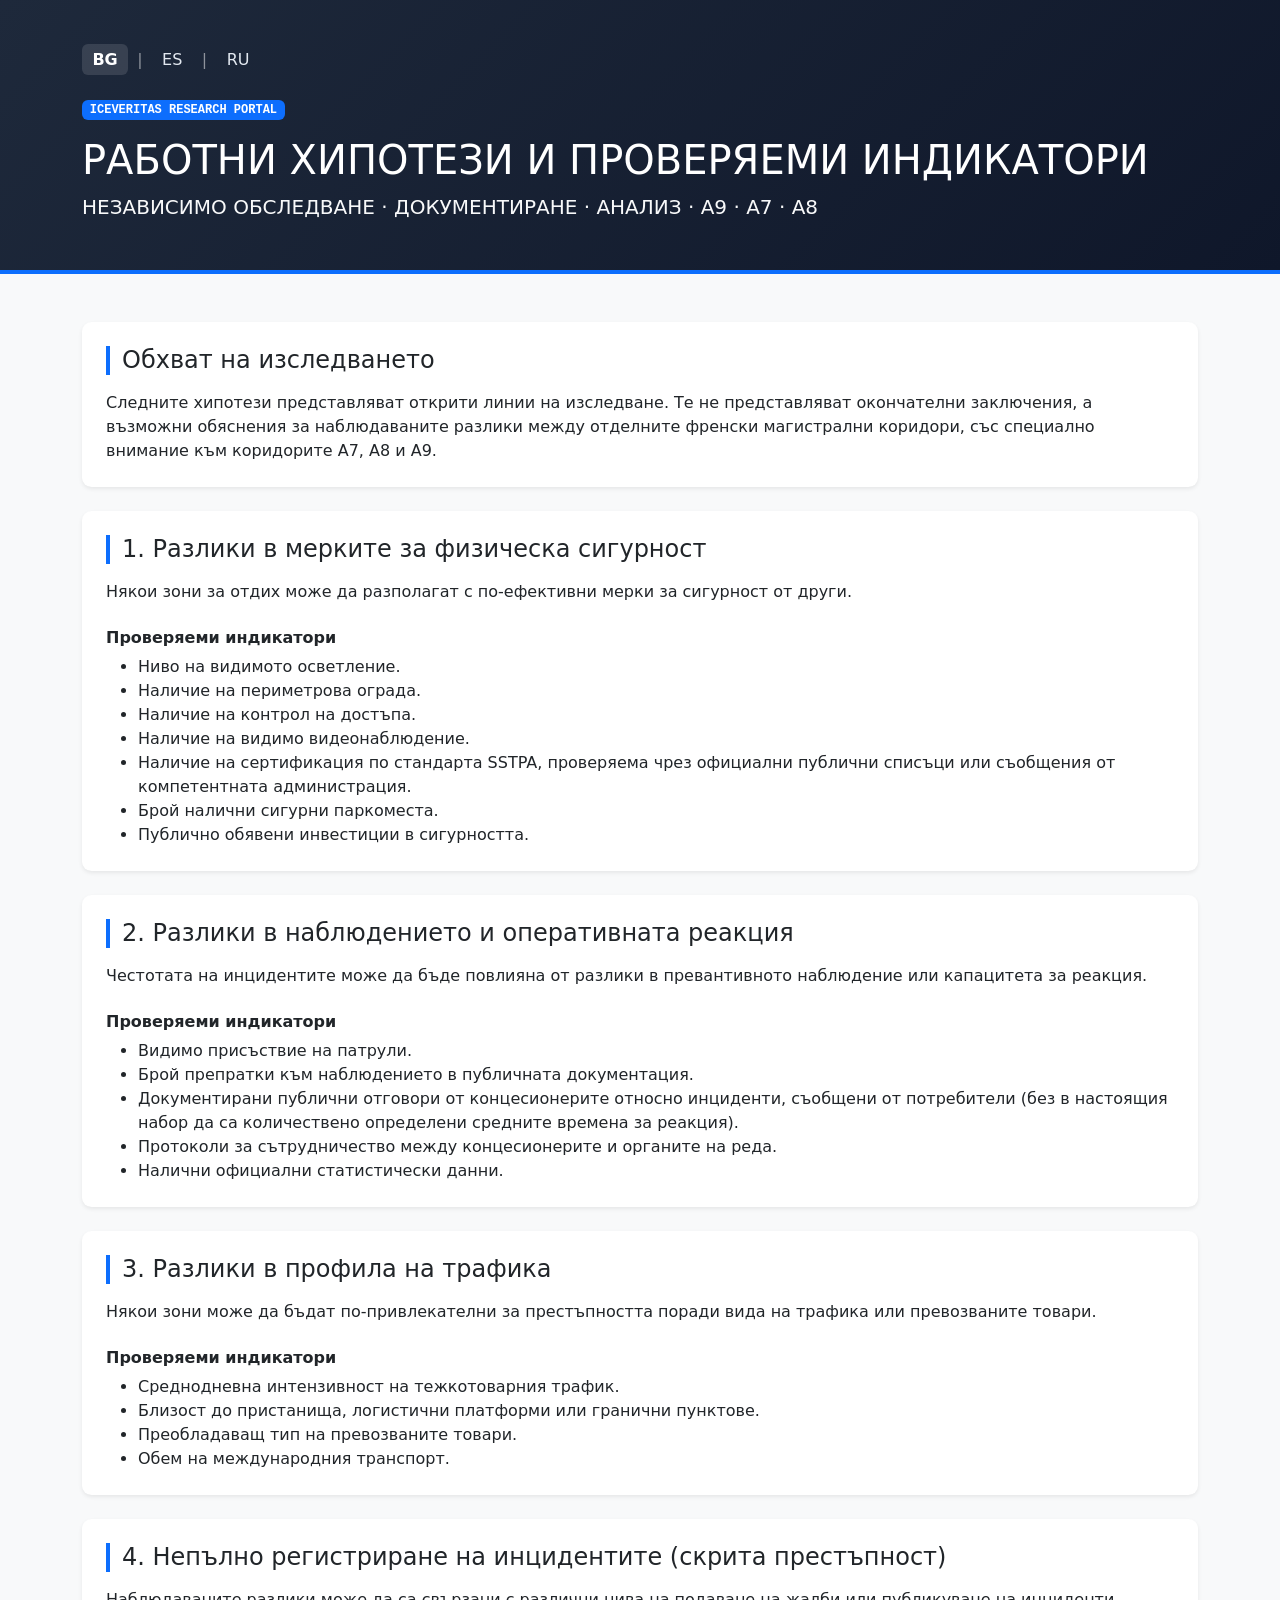
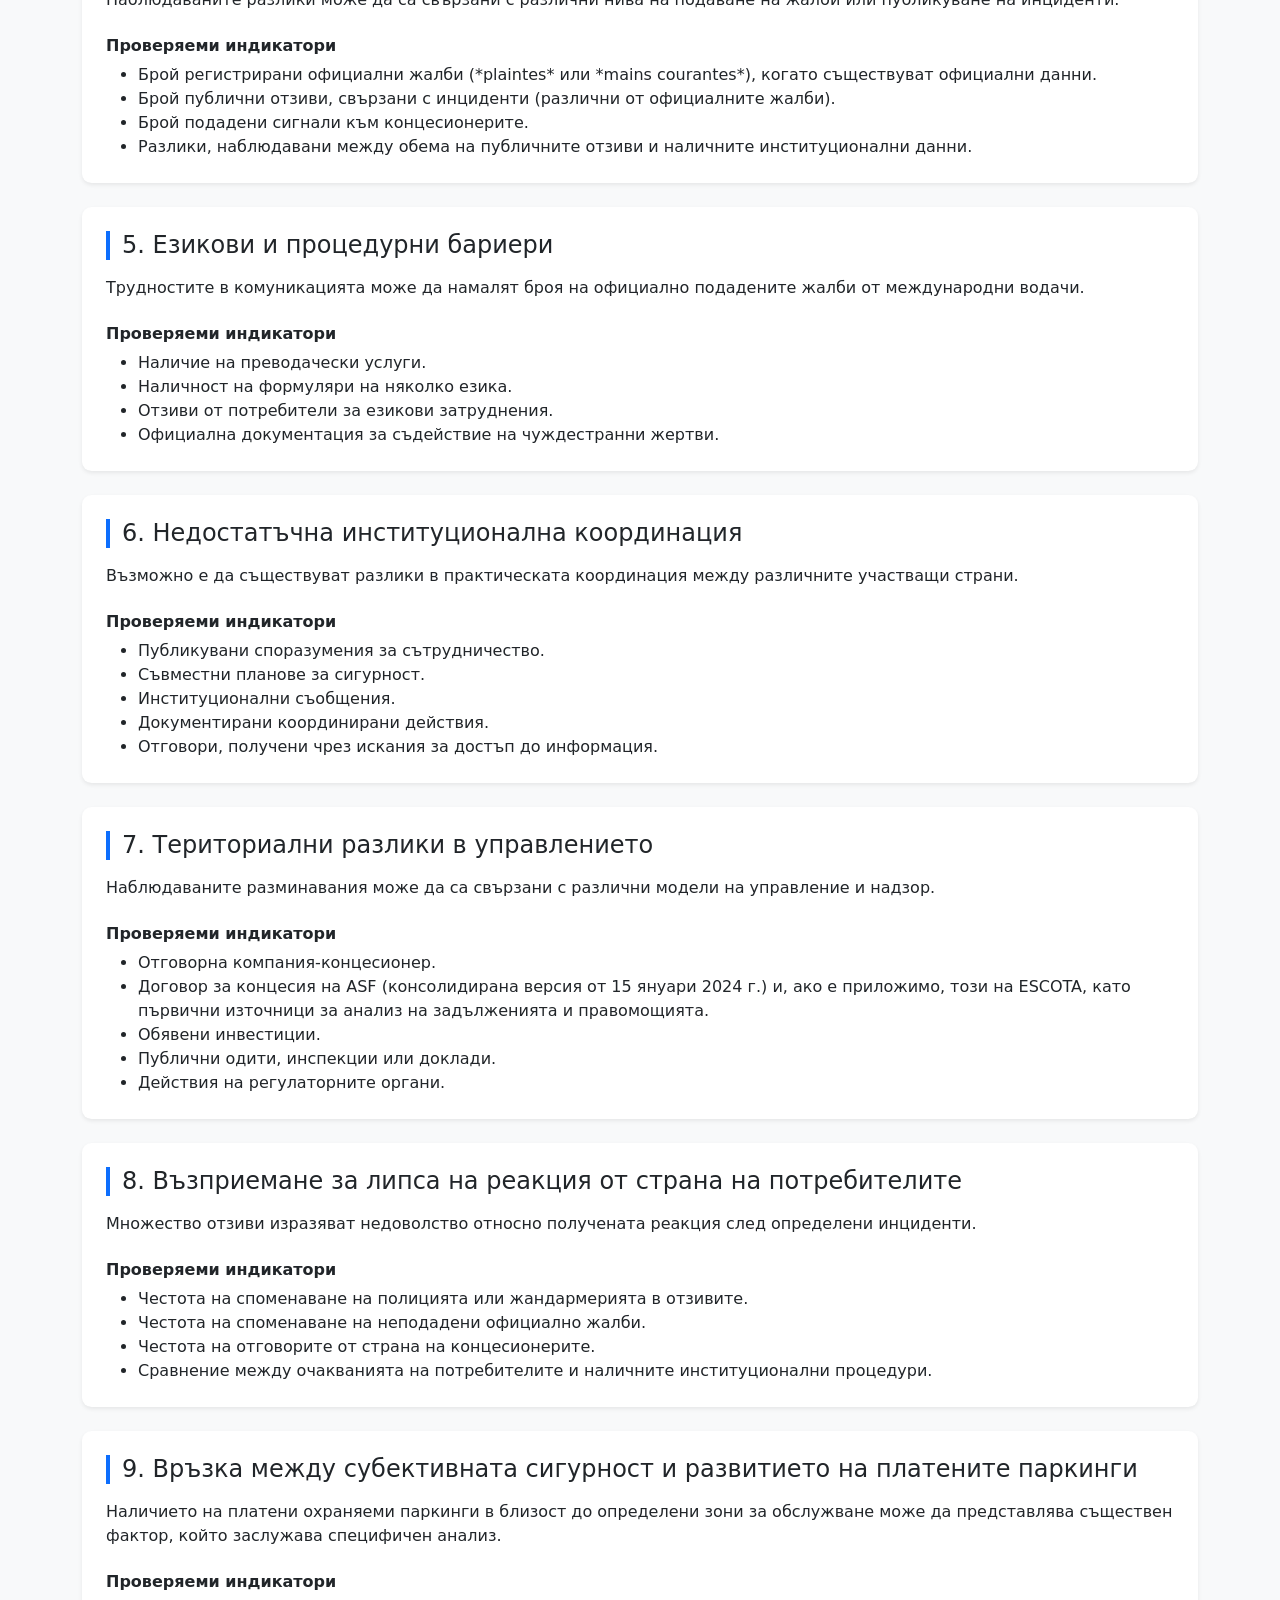
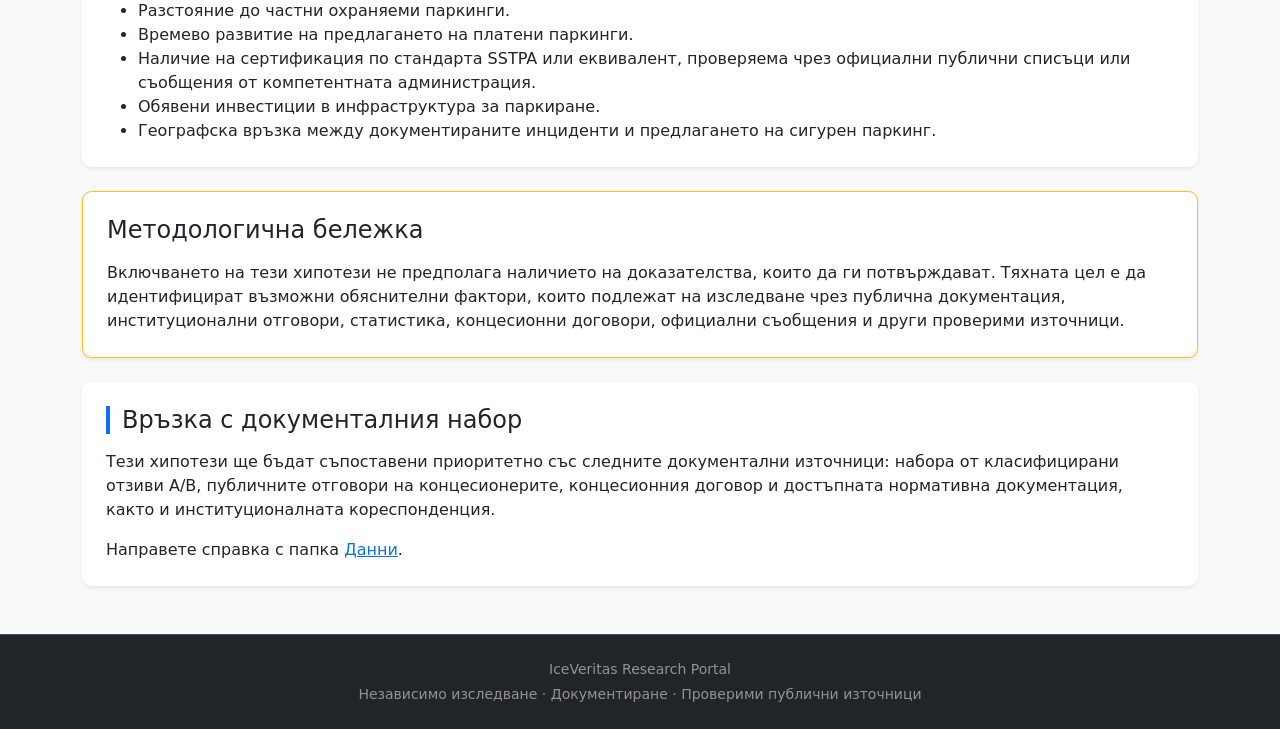
<file: BG/Metodologia/index.html>
<!DOCTYPE html>
<html lang="bg">
    <head>
        <meta charset="utf-8">
        <meta name="viewport" content="width=device-width, initial-scale=1">
        <meta name="description" content="Работни хипотези и проверяеми индикатори — IceVeritas">
        <title>Работни хипотези и проверяеми индикатори | IceVeritas</title>
        <link href="https://cdn.jsdelivr.net/npm/bootstrap@5.3.0/dist/css/bootstrap.min.css" rel="stylesheet">
        <style>body { background: #f8f9fa; font-family: system-ui,-apple-system,"Segoe UI",Roboto,sans-serif; color: #172033; } .hero-header { background: linear-gradient(135deg,#1e293b 0%,#0f172a 100%); color: #fff; } .section-title { border-left: 4px solid #0d6efd; padding-left: .75rem; } .lang-btn { color: #e2e8f0; text-decoration: none; padding: .35rem .65rem; border-radius: .375rem; } .lang-btn:hover, .lang-btn.active { color: #fff; background: rgba(255,255,255,.12); } .card { border-radius: .6rem; } footer { border-top: 1px solid #495057; }</style>
    </head>
    <body>
        <header class="hero-header py-5 mb-5 border-bottom border-primary border-4">
            <div class="container">
                <nav class="mb-4" aria-label="Избор на език">
                    <a class="lang-btn active fw-bold" href="../../BG/Metodologia/"><span>BG</span></a> <span class="text-white-50 mx-1">|</span> <a class="lang-btn" href="../../ES/Metodologia/"><span>ES</span></a> <span class="text-white-50 mx-1">|</span> <a class="lang-btn" href="../../RU/Metodologia/"><span>RU</span></a>
                </nav>
                <a href="https://icedux.art/"><span class="badge bg-primary font-monospace mb-3 text-uppercase">IceVeritas Research Portal</span></a>
                <h1 class="display-6 text-uppercase mb-2">Работни хипотези и проверяеми индикатори</h1>
                <p class="lead text-light mb-0 text-uppercase">НЕЗАВИСИМО ОБСЛЕДВАНЕ · ДОКУМЕНТИРАНЕ · АНАЛИЗ · A9 · A7 · A8</p>
            </div>
        </header>
        <main class="container mb-5">
            <section class="card shadow-sm border-0 mb-4">
                <div class="card-body p-4">
                    <h2 class="h4 section-title mb-3">Обхват на изследването</h2>
                    <p class="mb-0">Следните хипотези представляват открити линии на изследване. Те не представляват окончателни заключения, а възможни обяснения за наблюдаваните разлики между отделните френски магистрални коридори, със специално внимание към коридорите A7, A8 и A9.</p>
                </div>
            </section>
            <section class="card shadow-sm border-0 mb-4">
                <div class="card-body p-4">
                    <h2 class="h4 section-title mb-3">1. Разлики в мерките за физическа сигурност</h2>
                    <p>Някои зони за отдих може да разполагат с по-ефективни мерки за сигурност от други.</p>
                    <h3 class="h6 fw-bold mt-4">Проверяеми индикатори</h3>
                    <ul class="mb-0">
                        <li>Ниво на видимото осветление.</li>
                        <li>Наличие на периметрова ограда.</li>
                        <li>Наличие на контрол на достъпа.</li>
                        <li>Наличие на видимо видеонаблюдение.</li>
                        <li>Наличие на сертификация по стандарта SSTPA, проверяема чрез официални публични списъци или съобщения от компетентната администрация.</li>
                        <li>Брой налични сигурни паркоместа.</li>
                        <li>Публично обявени инвестиции в сигурността.</li>
                    </ul>
                </div>
            </section>
            <section class="card shadow-sm border-0 mb-4">
                <div class="card-body p-4">
                    <h2 class="h4 section-title mb-3">2. Разлики в наблюдението и оперативната реакция</h2>
                    <p>Честотата на инцидентите може да бъде повлияна от разлики в превантивното наблюдение или капацитета за реакция.</p>
                    <h3 class="h6 fw-bold mt-4">Проверяеми индикатори</h3>
                    <ul class="mb-0">
                        <li>Видимо присъствие на патрули.</li>
                        <li>Брой препратки към наблюдението в публичната документация.</li>
                        <li>Документирани публични отговори от концесионерите относно инциденти, съобщени от потребители (без в настоящия набор да са количествено определени средните времена за реакция).</li>
                        <li>Протоколи за сътрудничество между концесионерите и органите на реда.</li>
                        <li>Налични официални статистически данни.</li>
                    </ul>
                </div>
            </section>
            <section class="card shadow-sm border-0 mb-4">
                <div class="card-body p-4">
                    <h2 class="h4 section-title mb-3">3. Разлики в профила на трафика</h2>
                    <p>Някои зони може да бъдат по-привлекателни за престъпността поради вида на трафика или превозваните товари.</p>
                    <h3 class="h6 fw-bold mt-4">Проверяеми индикатори</h3>
                    <ul class="mb-0">
                        <li>Среднодневна интензивност на тежкотоварния трафик.</li>
                        <li>Близост до пристанища, логистични платформи или гранични пунктове.</li>
                        <li>Преобладаващ тип на превозваните товари.</li>
                        <li>Обем на международния транспорт.</li>
                    </ul>
                </div>
            </section>
            <section class="card shadow-sm border-0 mb-4">
                <div class="card-body p-4">
                    <h2 class="h4 section-title mb-3">4. Непълно регистриране на инцидентите (скрита престъпност)</h2>
                    <p>Наблюдаваните разлики може да са свързани с различни нива на подаване на жалби или публикуване на инциденти.</p>
                    <h3 class="h6 fw-bold mt-4">Проверяеми индикатори</h3>
                    <ul class="mb-0">
                        <li>Брой регистрирани официални жалби (*plaintes* или *mains courantes*), когато съществуват официални данни.</li>
                        <li>Брой публични отзиви, свързани с инциденти (различни от официалните жалби).</li>
                        <li>Брой подадени сигнали към концесионерите.</li>
                        <li>Разлики, наблюдавани между обема на публичните отзиви и наличните институционални данни.</li>
                    </ul>
                </div>
            </section>
            <section class="card shadow-sm border-0 mb-4">
                <div class="card-body p-4">
                    <h2 class="h4 section-title mb-3">5. Езикови и процедурни бариери</h2>
                    <p>Трудностите в комуникацията може да намалят броя на официално подадените жалби от международни водачи.</p>
                    <h3 class="h6 fw-bold mt-4">Проверяеми индикатори</h3>
                    <ul class="mb-0">
                        <li>Наличие на преводачески услуги.</li>
                        <li>Наличност на формуляри на няколко езика.</li>
                        <li>Отзиви от потребители за езикови затруднения.</li>
                        <li>Официална документация за съдействие на чуждестранни жертви.</li>
                    </ul>
                </div>
            </section>
            <section class="card shadow-sm border-0 mb-4">
                <div class="card-body p-4">
                    <h2 class="h4 section-title mb-3">6. Недостатъчна институционална координация</h2>
                    <p>Възможно е да съществуват разлики в практическата координация между различните участващи страни.</p>
                    <h3 class="h6 fw-bold mt-4">Проверяеми индикатори</h3>
                    <ul class="mb-0">
                        <li>Публикувани споразумения за сътрудничество.</li>
                        <li>Съвместни планове за сигурност.</li>
                        <li>Институционални съобщения.</li>
                        <li>Документирани координирани действия.</li>
                        <li>Отговори, получени чрез искания за достъп до информация.</li>
                    </ul>
                </div>
            </section>
            <section class="card shadow-sm border-0 mb-4">
                <div class="card-body p-4">
                    <h2 class="h4 section-title mb-3">7. Териториални разлики в управлението</h2>
                    <p>Наблюдаваните разминавания може да са свързани с различни модели на управление и надзор.</p>
                    <h3 class="h6 fw-bold mt-4">Проверяеми индикатори</h3>
                    <ul class="mb-0">
                        <li>Отговорна компания-концесионер.</li>
                        <li>Договор за концесия на ASF (консолидирана версия от 15 януари 2024 г.) и, ако е приложимо, този на ESCOTA, като първични източници за анализ на задълженията и правомощията.</li>
                        <li>Обявени инвестиции.</li>
                        <li>Публични одити, инспекции или доклади.</li>
                        <li>Действия на регулаторните органи.</li>
                    </ul>
                </div>
            </section>
            <section class="card shadow-sm border-0 mb-4">
                <div class="card-body p-4">
                    <h2 class="h4 section-title mb-3">8. Възприемане за липса на реакция от страна на потребителите</h2>
                    <p>Множество отзиви изразяват недоволство относно получената реакция след определени инциденти.</p>
                    <h3 class="h6 fw-bold mt-4">Проверяеми индикатори</h3>
                    <ul class="mb-0">
                        <li>Честота на споменаване на полицията или жандармерията в отзивите.</li>
                        <li>Честота на споменаване на неподадени официално жалби.</li>
                        <li>Честота на отговорите от страна на концесионерите.</li>
                        <li>Сравнение между очакванията на потребителите и наличните институционални процедури.</li>
                    </ul>
                </div>
            </section>
            <section class="card shadow-sm border-0 mb-4">
                <div class="card-body p-4">
                    <h2 class="h4 section-title mb-3">9. Връзка между субективната сигурност и развитието на платените паркинги</h2>
                    <p>Наличието на платени охраняеми паркинги в близост до определени зони за обслужване може да представлява съществен фактор, който заслужава специфичен анализ.</p>
                    <h3 class="h6 fw-bold mt-4">Проверяеми индикатори</h3>
                    <ul class="mb-0">
                        <li>Разстояние до частни охраняеми паркинги.</li>
                        <li>Времево развитие на предлагането на платени паркинги.</li>
                        <li>Наличие на сертификация по стандарта SSTPA или еквивалент, проверяема чрез официални публични списъци или съобщения от компетентната администрация.</li>
                        <li>Обявени инвестиции в инфраструктура за паркиране.</li>
                        <li>Географска връзка между документираните инциденти и предлагането на сигурен паркинг.</li>
                    </ul>
                </div>
            </section>
            <section class="card shadow-sm border-warning mb-4">
                <div class="card-body p-4">
                    <h2 class="h4 mb-3">Методологична бележка</h2>
                    <p class="mb-0">Включването на тези хипотези не предполага наличието на доказателства, които да ги потвърждават. Тяхната цел е да идентифицират възможни обяснителни фактори, които подлежат на изследване чрез публична документация, институционални отговори, статистика, концесионни договори, официални съобщения и други проверими източници.</p>
                </div>
            </section>
            <section class="card shadow-sm border-0 mb-4">
                <div class="card-body p-4">
                    <h2 class="h4 section-title mb-3">Връзка с документалния набор</h2>
                    <p>Тези хипотези ще бъдат съпоставени приоритетно със следните документални източници: набора от класифицирани отзиви A/B, публичните отговори на концесионерите, концесионния договор и достъпната нормативна документация, както и институционалната кореспонденция.</p>
                    <p class="mb-0">Направете справка с папка <a href="../Danni/">Данни</a>.</p>
                </div>
            </section>
        </main>
        <footer class="bg-dark text-white-50 py-4 mt-auto">
            <div class="container text-center small">
                <p class="mb-1">IceVeritas Research Portal</p>
                <p class="mb-0">Независимо изследване · Документиране · Проверими публични източници</p>
            </div>
        </footer>
    </body>
</html>
</file>
